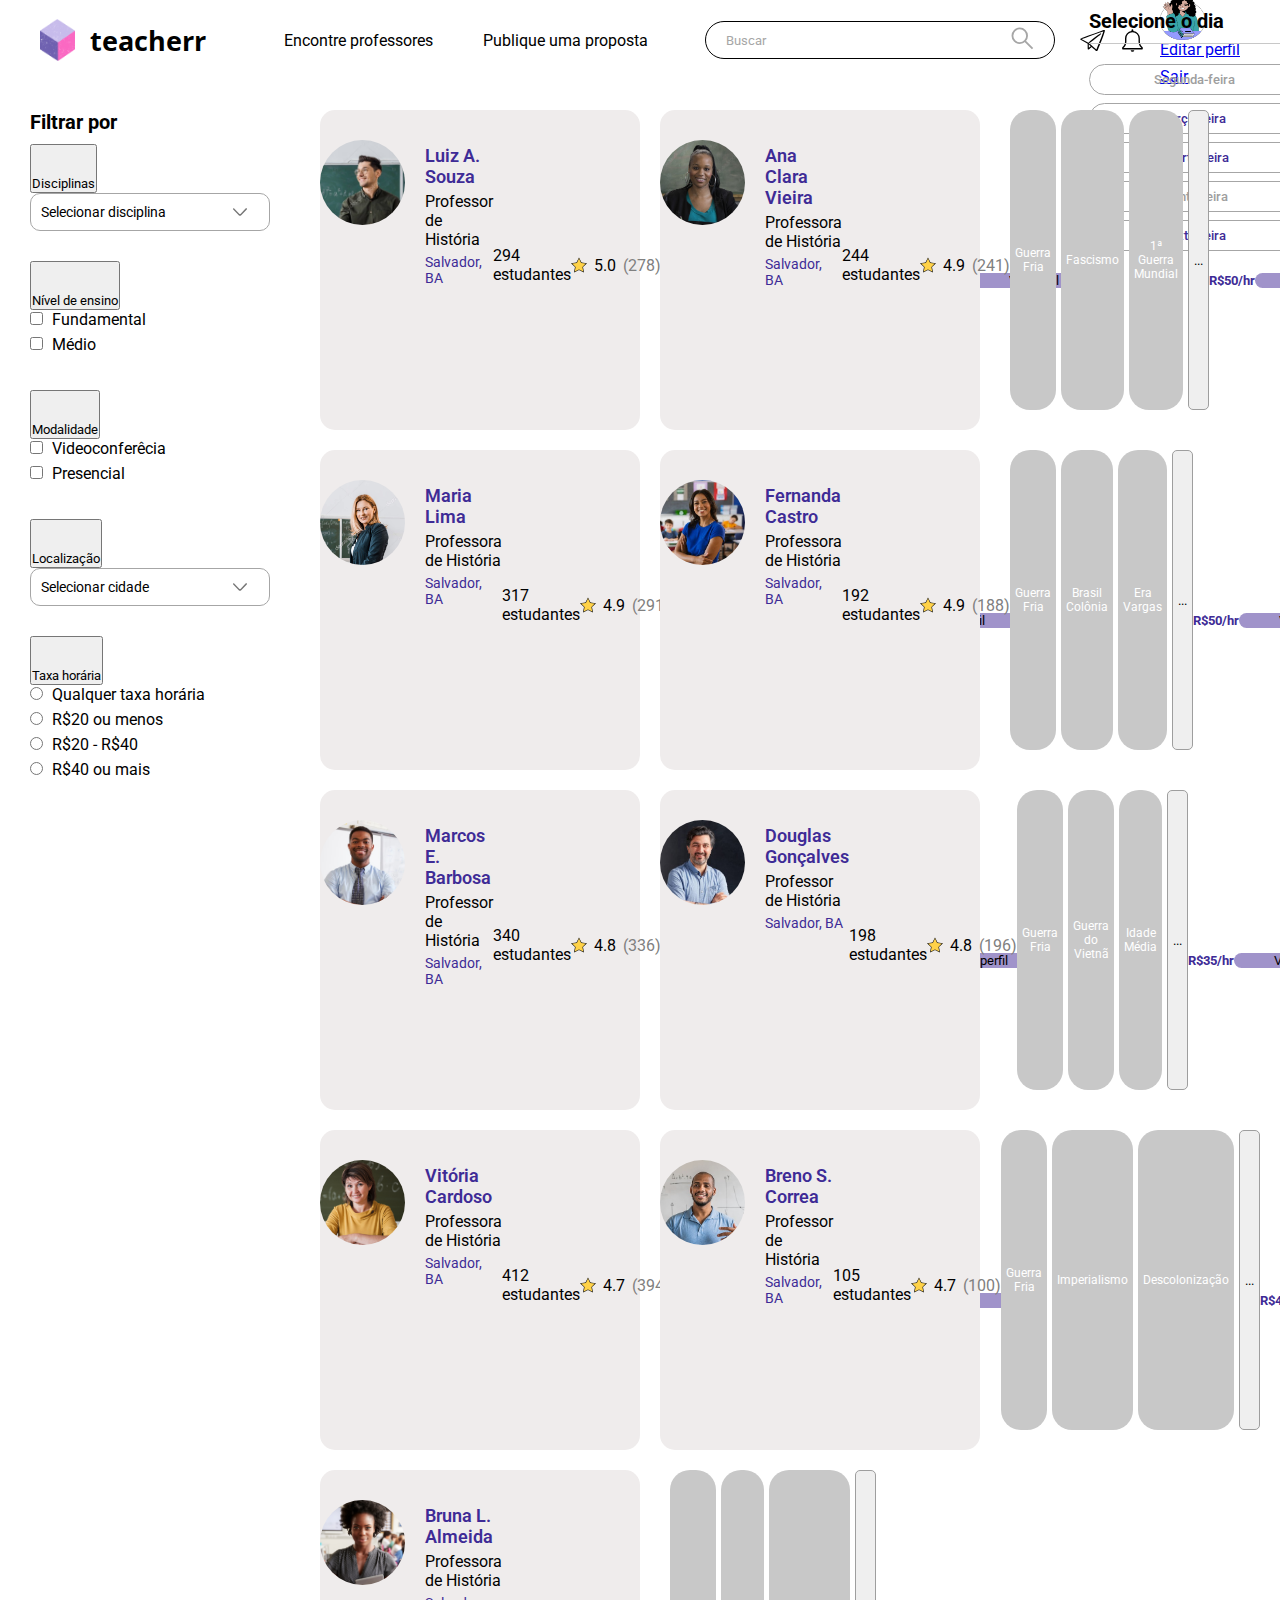
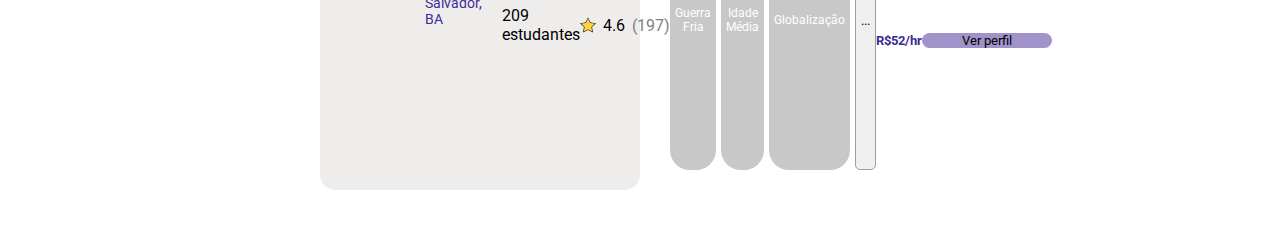
<file: busca.html>
<!DOCTYPE html>
    <html lang="pt-br">
    <head>
        <meta charset="UTF-8">
        <meta http-equiv="X-UA-Compatible" content="IE=edge">
        <meta name="viewport" content="width=device-width, initial-scale=1.0">
        <title>Teacherr - busca</title>
        <link rel="shortcut icon" href="./assets/images/logo.png" type="image/x-icon">
        <!-- CSS links -->
        <link href="https://cdn.jsdelivr.net/npm/bootstrap@5.0.2/dist/css/bootstrap.min.css" rel="stylesheet" integrity="sha384-EVSTQN3/azprG1Anm3QDgpJLIm9Nao0Yz1ztcQTwFspd3yD65VohhpuuCOmLASjC" crossorigin="anonymous">
        <link rel="stylesheet" href="./assets/css/busca.css">
    </head>
    <body>
      <!-- header (cabeçalho) da página -->
        <header>
            <div id="logo">
                <img src="./assets/images/logo.png" alt="Logo do site teacherr" id="logo-img">
                <h1 id="logo-name">teacherr</h1>
            </div>
            <div id="links-nav">
                <a href="#">Encontre professores</a>
                <a href="#">Publique uma proposta</a>
            </div>
            <div id="header-menu">
              <form action="busca.html">
                <input type="search" name="search" id="search" placeholder="Buscar">
                <button type="submit">
                    <img src="./assets/images/icon-lupa.svg" alt="">
                </button>
            </form>
                <button id="button-message"></button>
                <button id="button-notification"></button>
                <div class="dropdown">
                    <button class="btn btn-secondary dropdown-toggle" type="button" id="dropdownMenuButton1" data-bs-toggle="dropdown" aria-expanded="false">
                      <img src="./assets/images/icon-fem.png" alt="" id="button-img">
                    </button>
                    <ul class="dropdown-menu" aria-labelledby="dropdownMenuButton1">
                      <li><a class="dropdown-item" href="#">Editar perfil</a></li>
                      <li><a class="dropdown-item" href="landingpage.html">Sair</a></li>
                    </ul>
                </div>
            </div>
        </header>
        <section id="container">
          <!-- aside (seção lateral de filtros) -->
          <aside id="filtros">
            <h2 class="filtrar">Filtrar por</h2>
            <div class="accordion accordion-flush" id="accordionFlushExample">
              <div class="accordion-item">
                <h3 class="accordion-header" id="flush-headingOne">
                  <button class="accordion-button collapsed" type="button" data-bs-toggle="collapse" data-bs-target="#flush-collapseOne" aria-expanded="false" aria-controls="flush-collapseOne">
                        Disciplinas
                  </button>
                </h3>
                <div id="flush-collapseOne" class="accordion-collapse collapse" aria-labelledby="flush-headingOne">
                  <div class="accordion-body">
                    <select name="disciplinas" id="disciplinas">
                      <option disabled selected>Selecionar disciplina</option>
                      <option value="portugues">Português</option>
                      <option value="historia">História</option>
                      <option value="geografia">Geografia</option>
                      <option value="sociologia">Sociologia</option>
                      <option value="filosofia">Filosofia</option>
                      <option value="inglês">Inglês</option>
                      <option value="espanhol">Espanhol</option>
                      <option value="matematica">Matemática</option>
                      <option value="fisica">Física</option>
                      <option value="quimica">Química</option>
                      <option value="biologia">Biologia</option>
                    </select>
                  </div>
                </div>
              </div>
              <div class="accordion-item">
                <h3 class="accordion-header" id="flush-headingTwo">
                  <button class="accordion-button collapsed" type="button" data-bs-toggle="collapse" data-bs-target="#flush-collapseTwo" aria-expanded="false" aria-controls="flush-collapseTwo">
                    Nível de ensino
                  </button>
                </h3>
                <div id="flush-collapseTwo" class="accordion-collapse collapse" aria-labelledby="flush-headingTwo">
                  <div class="accordion-body" id="nivel-ensino">
                    <div class="nivel">
                      <input type="checkbox" name="fundamental" id="fundamental">
                      <label for="fundamental">Fundamental</label>
                    </div>
                    <div class="nivel">
                      <input type="checkbox" name="medio" id="medio">
                      <label for="medio">Médio</label>
                    </div>
                  </div>
                </div>
              </div>
              <div class="accordion-item">
                <h3 class="accordion-header" id="flush-headingThree">
                  <button class="accordion-button collapsed" type="button" data-bs-toggle="collapse" data-bs-target="#flush-collapseThree" aria-expanded="false" aria-controls="flush-collapseThree">
                    Modalidade
                  </button>
                </h3>
                <div id="flush-collapseThree" class="accordion-collapse collapse" aria-labelledby="flush-headingThree">
                  <div class="accordion-body" class="modalidades">
                    <div class="modalidade">
                      <input type="checkbox" name="videoconferencia" id="videoconferencia">
                      <label for="videoconferencia">Videoconferêcia</label>
                    </div>
                    <div class="modalidade">
                      <input type="checkbox" name="presencial" id="presencial">
                      <label for="presencial">Presencial</label>
                    </div>
                  </div>
                </div>
              </div>
              <div class="accordion-item">
                <h3 class="accordion-header" id="flush-headingFour">
                  <button class="accordion-button collapsed" type="button" data-bs-toggle="collapse" data-bs-target="#flush-collapseFour" aria-expanded="false" aria-controls="flush-collapseFour">
                    Localização
                  </button>
                </h3>
                <div id="flush-collapseFour" class="accordion-collapse collapse" aria-labelledby="flush-headingFour">
                  <div class="accordion-body">
                    <select name="cidades" id="cidades">
                      <option disabled selected>Selecionar cidade</option>
                      <option value="salvador">Salvador</option>
                      <option value="maceio">Maceió</option>
                      <option value="aracaju">Aracaju</option>
                      <option value="recife">Recife</option>
                      <option value="porto-alegre">Porto Alegre</option>
                      <option value="manaus">Manaus</option>
                      <option value="rio-de-janeiro">Rio de Janeiro</option>
                      <option value="sao-paulo">São Paulo</option>
                      <option value="belo-horizonte">Belo Horizonte</option>
                      <option value="goiania">Goiânia</option>
                    </select>
                  </div>
                </div>
              </div>
              <div class="accordion-item">
                <h3 class="accordion-header" id="flush-headingFive">
                  <button class="accordion-button collapsed" type="button" data-bs-toggle="collapse" data-bs-target="#flush-collapseFive" aria-expanded="false" aria-controls="flush-collapseFive">
                    Taxa horária
                  </button>
                </h3>
                <div id="flush-collapseFive" class="accordion-collapse collapse" aria-labelledby="flush-headingFive" data-bs-parent="#accordionFlushExample">
                  <div class="accordion-body">
                    <div class="taxa-valor">
                      <input type="radio" name="valor" id="valor">
                      <label>Qualquer taxa horária</label>
                    </div>
                    <div class="taxa-valor">
                      <input type="radio" name="valor" id="valor">
                      <label>R$20 ou menos</label>
                    </div>
                    <div class="taxa-valor">
                      <input type="radio" name="valor" id="valor">
                      <label>R$20 - R$40</label>
                    </div>
                    <div class="taxa-valor">
                      <input type="radio" name="valor" id="valor">
                      <label>R$40 ou mais</label>
                    </div>
                  </div>
                </div>
              </div>
            </div>
          </aside>
          <!-- seção resultados de busca com perfis de professores -->
          <main>
            <div class="card">
              <div class="prof-infos">
                <div class="prof-img">
                  <img src="./assets/images/professor-1.jpg" alt="Foto do professor">
                </div>
                <div class="prof-dados">
                  <h4 class="prof-nome">Luiz A. Souza</h4>
                  <p class="prof-formacao">Professor de História</p>
                  <p class="prof-localizacao">Salvador, BA</p>
                </div>
              </div>
              <div class="prof-avaliacao">
                <p class="num-estudantes">294 estudantes</p>
                <p class="avaliacao">
                  <img src="./assets/images/icon-estrela.svg" alt="Estrela dourada">
                    5.0 <span>(278)</span>
                </p>
              </div>
              <div class="prof-especializacao">
                <button class="topico">Guerra Fria</button>
                <button class="topico">Revolução Russa</button>
                <button class="topico">Imperialismo</button>
                <button class="mais-topicos">...</button>
              </div>
              <div class="mais-infos">
                <h5 class="taxa-horaria">R$47/hr</h5>
                <!-- início do offcanvas - abre uma barra lateral com o perfil completo do professor -->
                <button class="btn btn-primary" type="button" data-bs-toggle="offcanvas" data-bs-target="#offcanvasExample" aria-controls="offcanvasExample">
                  Ver perfil
                </button>
                <div class="offcanvas offcanvas-end" tabindex="-1" id="offcanvasExample" aria-labelledby="offcanvasExampleLabel">
                  <button type="button" class="btn-close text-reset" data-bs-dismiss="offcanvas" aria-label="Close"></button>
                  <div class="offcanvas-body">
                    <div id="header-infos">
                      <div class="header-offcanvas">
                        <div id="prof-perfil">
                          <div class="prof-img">
                            <img src="./assets/images/professor-1.jpg" alt="Foto do professor">
                          </div>
                          <div class="prof-dados">
                            <h1 class="offcanvas-title" id="prof-nome">Luiz A. Souza</h1>
                            <p class="prof-formacao">Professor de História</p>
                            <p class="prof-localizacao">Salvador, BA</p>
                          </div>
                        </div>
                        <div id="contratar-prof">
                          <h2 class="taxa-horaria">R$47/hr</h2>
                          <button id="contratar">Contratar</button>
                        </div>
                      </div>
                    </div>
                    <div id="colunas-offcanvas">
                      <div id="coluna-1">
                        <div class="modalidades">
                          <h3>Selecione a modalidade</h3>
                          <div class="modalidade">
                            <input type="checkbox" name="videoconferencia" id="videoconferencia">
                            <label for="videoconferencia">Videoconferêcia</label>
                          </div>
                          <div class="modalidade">
                            <input type="checkbox" name="presencial" id="presencial">
                            <label for="presencial">Presencial</label>
                          </div>
                        </div>
                        <div class="dias-disponiveis">
                          <h3>Selecione o dia</h3>
                          <ul>
                            <li>
                              <button class="indisponivel" id="segunda" disabled>Segunda-feira</button>
                            </li>
                            <li>
                              <button class="dia" id="terca">Terça-feira</button>
                            </li>
                            <li>
                              <button class="dia" id="quarta">Quarta-feira</button>
                            </li>
                            <li>
                              <button class="indisponivel" id="quinta" disabled>Quinta-feira</button>
                            </li>
                            <li>
                              <button class="dia" id="sexta">Sexta-feira</button>
                            </li>
                          </ul>
                        </div>
                        <div id="horarios-disponiveis">
                          <h3>Selecione o horário</h3>
                          <ul id="horarios-terca" class="hide">
                            <li>
                              <input type="checkbox" name="horario[]" id="manha-7-8" value="manha-7-8">
                              <label for="manha-7-8">7h - 8h</label>
                            </li>
                            <li>
                              <input type="checkbox" name="horario[]" id="manha-8meia-9meia">
                              <label for="manha-8meia-9meia">8h30 - 9h30</label>
                            </li>
                            <li>
                              <input type="checkbox" name="horario[]" id="manha-10-11" disabled>
                              <label for="manha-10-11">10h - 11h</label>
                            </li>
                            <li>
                              <input type="checkbox" name="horario[]" id="tarde-13-14">
                              <label for="manha-13-14">13h - 14h</label>
                            </li>
                            <li>
                              <input type="checkbox" name="horario[]" id="tarde-15-16">
                              <label for="manha-15-16">15h - 16h</label>
                            </li>
                          </ul>
                          <ul id="horarios-quarta" class="hide">
                            <li>
                              <input type="checkbox" name="horario[]" id="manha-6-7" value="manha-6-7">
                              <label for="manha-6-7">6h - 7h</label>
                            </li>
                            <li>
                              <input type="checkbox" name="horario[]" id="manha-7meia-8meia">
                              <label for="manha-7meia-8meia">7h30 - 8h30</label>
                            </li>
                            <li>
                              <input type="checkbox" name="horario[]" id="manha-9-10" disabled>
                              <label for="manha-9-10">9h - 10h</label>
                            </li>
                            <li>
                              <input type="checkbox" name="horario[]" id="tarde-13-14">
                              <label for="manha-13-14">13h - 14h</label>
                            </li>
                            <li>
                              <input type="checkbox" name="horario[]" id="tarde-15-16">
                              <label for="manha-15-16">15h - 16h</label>
                            </li>
                            <li>
                              <input type="checkbox" name="horario[]" id="noite-18-19" disabled>
                              <label for="manha-18-19">18h - 19h</label>
                            </li>
                          </ul>
                          <ul id="horarios-sexta" class="hide">
                            <li>
                              <input type="checkbox" name="horario[]" id="manha-7-8" value="manha-7-8">
                              <label for="manha-7-8">7h - 8h</label>
                            </li>
                            <li>
                              <input type="checkbox" name="horario[]" id="manha-10-11">
                              <label for="manha-10-11">10h - 11h</label>
                            </li>
                            <li>
                              <input type="checkbox" name="horario[]" id="tarde-13-14" disabled>
                              <label for="manha-13-14">13h - 14h</label>
                            </li>
                            <li>
                              <input type="checkbox" name="horario[]" id="tarde-15-16">
                              <label for="manha-15-16">15h - 16h</label>
                            </li>
                          </ul>
                        </div>
                      </div>
                      <div id="coluna-2">
                        <div class="biografia">
                          <h3>Biografia</h3>
                          <p>Lorem ipsum dolor sit amet consectetur adipisicing elit. Reprehenderit, fugit eveniet placeat et quidem molestiae voluptatum, inventore exercitationem perspiciatis soluta perferendis, dicta veniam cupiditate assumenda recusandae cumque tempore odio eius.</p>
                        </div>
                        <div id="comentarios">
                          <h3>Avaliações</h3>
                          <div class="prof-avaliacao">
                            <p class="num-estudantes">294 estudantes</p>
                            <p class="avaliacao">
                              <img src="./assets/images/icon-estrela.svg" alt="Estrela dourada">
                                5.0 <span>(278)</span>
                            </p>
                          </div>
                          <div class="comentario">
                            <div class="info-aluno">
                              <p class="nome-aluno">Ana Clara Barros</p>
                              <div class="estrelas-avaliacao">
                                <span>
                                  <img src="./assets/images/icon-estrela.svg" alt="">
                                </span>
                                <span>
                                  <img src="./assets/images/icon-estrela.svg" alt="">
                                </span>
                                <span>
                                  <img src="./assets/images/icon-estrela.svg" alt="">
                                </span>
                                <span>
                                  <img src="./assets/images/icon-estrela.svg" alt="">
                                </span>
                                <span>
                                  <img src="./assets/images/icon-estrela.svg" alt="">
                                </span>
                              </div>
                            </div>
                            <p class="comentario-texto">Lorem ipsum dolor, sit amet consectetur adipisicing elit. Doloribus, esse? Eaque, praesentium suscipit eum iste minima maxime modi perspiciatis porro dolorem error ipsam illo omnis deleniti ipsum dolor libero ratione?</p>
                          </div>
                          <div class="comentario">
                            <div class="info-aluno">
                              <p class="nome-aluno">Felipe Menezes</p>
                              <div class="estrelas-avaliacao">
                                <span>
                                  <img src="./assets/images/icon-estrela.svg" alt="">
                                </span>
                                <span>
                                  <img src="./assets/images/icon-estrela.svg" alt="">
                                </span>
                                <span>
                                  <img src="./assets/images/icon-estrela.svg" alt="">
                                </span>
                                <span>
                                  <img src="./assets/images/icon-estrela.svg" alt="">
                                </span>
                                <span>
                                  <img src="./assets/images/icon-estrela.svg" alt="">
                                </span>
                              </div>
                            </div>
                            <p class="comentario-texto">Lorem ipsum dolor, sit amet consectetur adipisicing elit. Doloribus, esse? Eaque, praesentium suscipit eum iste minima maxime modi perspiciatis porro dolorem error ipsam illo omnis deleniti ipsum dolor libero ratione?</p>
                          </div>
                          <div class="comentario">
                            <div class="info-aluno">
                              <p class="nome-aluno">Gabriela Fernandes</p>
                              <div class="estrelas-avaliacao">
                                <span>
                                  <img src="./assets/images/icon-estrela.svg" alt="">
                                </span>
                                <span>
                                  <img src="./assets/images/icon-estrela.svg" alt="">
                                </span>
                                <span>
                                  <img src="./assets/images/icon-estrela.svg" alt="">
                                </span>
                                <span>
                                  <img src="./assets/images/icon-estrela.svg" alt="">
                                </span>
                                <span>
                                  <img src="./assets/images/icon-estrela.svg" alt="">
                                </span>
                              </div>
                            </div>
                            <p class="comentario-texto">Lorem ipsum dolor, sit amet consectetur adipisicing elit. Doloribus, esse? Eaque, praesentium suscipit eum iste minima maxime modi perspiciatis porro dolorem error ipsam illo omnis deleniti ipsum dolor libero ratione?</p>
                          </div>
                        </div>
                      </div>
                    </div>
                  </div>
                    </div>
                <!-- fim do offcanvas -->
              </div>
            </div>
            <div class="card">
              <div class="prof-infos">
                <div class="prof-img">
                  <img src="./assets/images/professor-2.jpg" alt="Foto do professor">
                </div>
                <div class="prof-dados">
                  <h4 class="prof-nome">Ana Clara Vieira</h4>
                  <p class="prof-formacao">Professora de História</p>
                  <p class="prof-localizacao">Salvador, BA</p>
                </div>
              </div>
              <div class="prof-avaliacao">
                <p class="num-estudantes">244 estudantes</p>
                <p class="avaliacao">
                  <img src="./assets/images/icon-estrela.svg" alt="Estrela dourada">
                    4.9 <span>(241)</span>
                </p>
              </div>
              <div class="prof-especializacao">
                <button class="topico">Guerra Fria</button>
                <button class="topico">Fascismo</button>
                <button class="topico">1ª Guerra Mundial</button>
                <button class="mais-topicos">...</button>
              </div>
              <div class="mais-infos">
                <h5 class="taxa-horaria">R$50/hr</h5>
                <button class="btn btn-primary" type="button">
                  Ver perfil
                </button>
              </div>
            </div>
            <div class="card">
              <div class="prof-infos">
                <div class="prof-img">
                  <img src="./assets/images/professor-3.jpg" alt="Foto do professor">
                </div>
                <div class="prof-dados">
                  <h4 class="prof-nome">Maria Lima</h4>
                  <p class="prof-formacao">Professora de História</p>
                  <p class="prof-localizacao">Salvador, BA</p>
                </div>
              </div>
              <div class="prof-avaliacao">
                <p class="num-estudantes">317 estudantes</p>
                <p class="avaliacao">
                  <img src="./assets/images/icon-estrela.svg" alt="Estrela dourada">
                    4.9 <span>(291)</span>
                </p>
              </div>
              <div class="prof-especializacao">
                <button class="topico">Guerra Fria</button>
                <button class="topico">União Soviética</button>
                <button class="topico">Crise de 1929</button>
                <button class="mais-topicos">...</button>
              </div>
              <div class="mais-infos">
                <h5 class="taxa-horaria">R$55/hr</h5>
                <button class="btn btn-primary" type="button">
                  Ver perfil
                </button>
              </div>
            </div>
            <div class="card">
              <div class="prof-infos">
                <div class="prof-img">
                  <img src="./assets/images/professor-4.jpg" alt="Foto do professor">
                </div>
                <div class="prof-dados">
                  <h4 class="prof-nome">Fernanda Castro</h4>
                  <p class="prof-formacao">Professora de História</p>
                  <p class="prof-localizacao">Salvador, BA</p>
                </div>
              </div>
              <div class="prof-avaliacao">
                <p class="num-estudantes">192 estudantes</p>
                <p class="avaliacao">
                  <img src="./assets/images/icon-estrela.svg" alt="Estrela dourada">
                    4.9 <span>(188)</span>
                </p>
              </div>
              <div class="prof-especializacao">
                <button class="topico">Guerra Fria</button>
                <button class="topico">Brasil Colônia</button>
                <button class="topico">Era Vargas</button>
                <button class="mais-topicos">...</button>
              </div>
              <div class="mais-infos">
                <h5 class="taxa-horaria">R$50/hr</h5>
                <button class="btn btn-primary" type="button">
                  Ver perfil
                </button>
              </div>
            </div>
            <div class="card">
              <div class="prof-infos">
                <div class="prof-img">
                  <img src="./assets/images/professor-7.jpg" alt="Foto do professor">
                </div>
                <div class="prof-dados">
                  <h4 class="prof-nome">Marcos E. Barbosa</h4>
                  <p class="prof-formacao">Professor de História</p>
                  <p class="prof-localizacao">Salvador, BA</p>
                </div>
              </div>
              <div class="prof-avaliacao">
                <p class="num-estudantes">340 estudantes</p>
                <p class="avaliacao">
                  <img src="./assets/images/icon-estrela.svg" alt="Estrela dourada">
                    4.8 <span>(336)</span>
                </p>
              </div>
              <div class="prof-especializacao">
                <button class="topico">Guerra Fria</button>
                <button class="topico">Imperialismo</button>
                <button class="topico">Oriente Médio</button>
                <button class="mais-topicos">...</button>
              </div>
              <div class="mais-infos">
                <h5 class="taxa-horaria">R$40/hr</h5>
                <button class="btn btn-primary" type="button">
                  Ver perfil
                </button>
              </div>
            </div>
            <div class="card">
              <div class="prof-infos">
                <div class="prof-img">
                  <img src="./assets/images/professor-8.jpg" alt="Foto do professor">
                </div>
                <div class="prof-dados">
                  <h4 class="prof-nome">Douglas Gonçalves</h4>
                  <p class="prof-formacao">Professor de História</p>
                  <p class="prof-localizacao">Salvador, BA</p>
                </div>
              </div>
              <div class="prof-avaliacao">
                <p class="num-estudantes">198 estudantes</p>
                <p class="avaliacao">
                  <img src="./assets/images/icon-estrela.svg" alt="Estrela dourada">
                    4.8 <span>(196)</span>
                </p>
              </div>
              <div class="prof-especializacao">
                <button class="topico">Guerra Fria</button>
                <button class="topico">Guerra do Vietnã</button>
                <button class="topico">Idade Média</button>
                <button class="mais-topicos">...</button>
              </div>
              <div class="mais-infos">
                <h5 class="taxa-horaria">R$35/hr</h5>
                <button class="btn btn-primary" type="button">
                  Ver perfil
                </button>
              </div>
            </div>
            <div class="card">
              <div class="prof-infos">
                <div class="prof-img">
                  <img src="./assets/images/professor-5.jpg" alt="Foto do professor">
                </div>
                <div class="prof-dados">
                  <h4 class="prof-nome">Vitória Cardoso</h4>
                  <p class="prof-formacao">Professora de História</p>
                  <p class="prof-localizacao">Salvador, BA</p>
                </div>
              </div>
              <div class="prof-avaliacao">
                <p class="num-estudantes">412 estudantes</p>
                <p class="avaliacao">
                  <img src="./assets/images/icon-estrela.svg" alt="Estrela dourada">
                    4.7 <span>(394)</span>
                </p>
              </div>
              <div class="prof-especializacao">
                <button class="topico">Guerra Fria</button>
                <button class="topico">Guerra da Coreia</button>
                <button class="topico">Roma Antiga</button>
                <button class="mais-topicos">...</button>
              </div>
              <div class="mais-infos">
                <h5 class="taxa-horaria">R$60/hr</h5>
                <button class="btn btn-primary" type="button">
                  Ver perfil
                </button>
              </div>
            </div>
            <div class="card">
              <div class="prof-infos">
                <div class="prof-img">
                  <img src="./assets/images/professor-9.jpg" alt="Foto do professor">
                </div>
                <div class="prof-dados">
                  <h4 class="prof-nome">Breno S. Correa</h4>
                  <p class="prof-formacao">Professor de História</p>
                  <p class="prof-localizacao">Salvador, BA</p>
                </div>
              </div>
              <div class="prof-avaliacao">
                <p class="num-estudantes">105 estudantes</p>
                <p class="avaliacao">
                  <img src="./assets/images/icon-estrela.svg" alt="Estrela dourada">
                    4.7 <span>(100)</span>
                </p>
              </div>
              <div class="prof-especializacao">
                <button class="topico">Guerra Fria</button>
                <button class="topico">Imperialismo</button>
                <button class="topico">Descolonização</button>
                <button class="mais-topicos">...</button>
              </div>
              <div class="mais-infos">
                <h5 class="taxa-horaria">R$40/hr</h5>
                <button class="btn btn-primary" type="button">
                  Ver perfil
                </button>
              </div>
            </div>
            <div class="card">
              <div class="prof-infos">
                <div class="prof-img">
                  <img src="./assets/images/professor-6.jpg" alt="Foto do professor">
                </div>
                <div class="prof-dados">
                  <h4 class="prof-nome">Bruna L. Almeida</h4>
                  <p class="prof-formacao">Professora de História</p>
                  <p class="prof-localizacao">Salvador, BA</p>
                </div>
              </div>
              <div class="prof-avaliacao">
                <p class="num-estudantes">209 estudantes</p>
                <p class="avaliacao">
                  <img src="./assets/images/icon-estrela.svg" alt="Estrela dourada">
                    4.6 <span>(197)</span>
                </p>
              </div>
              <div class="prof-especializacao">
                <button class="topico">Guerra Fria</button>
                <button class="topico">Idade Média</button>
                <button class="topico">Globalização</button>
                <button class="mais-topicos">...</button>
              </div>
              <div class="mais-infos">
                <h5 class="taxa-horaria">R$52/hr</h5>
                <button class="btn btn-primary" type="button">
                  Ver perfil
                </button>
              </div>
            </div>
          </main>
        </section>

        <!-- Script do Bootstrap -->
        <script src="https://cdn.jsdelivr.net/npm/bootstrap@5.0.2/dist/js/bootstrap.bundle.min.js" integrity="sha384-MrcW6ZMFYlzcLA8Nl+NtUVF0sA7MsXsP1UyJoMp4YLEuNSfAP+JcXn/tWtIaxVXM" crossorigin="anonymous"></script>
        <!-- Script para mostrar e esconder horários disponíveis -->
        <script src="./busca.js"></script>
    </body>
</html>
</file>
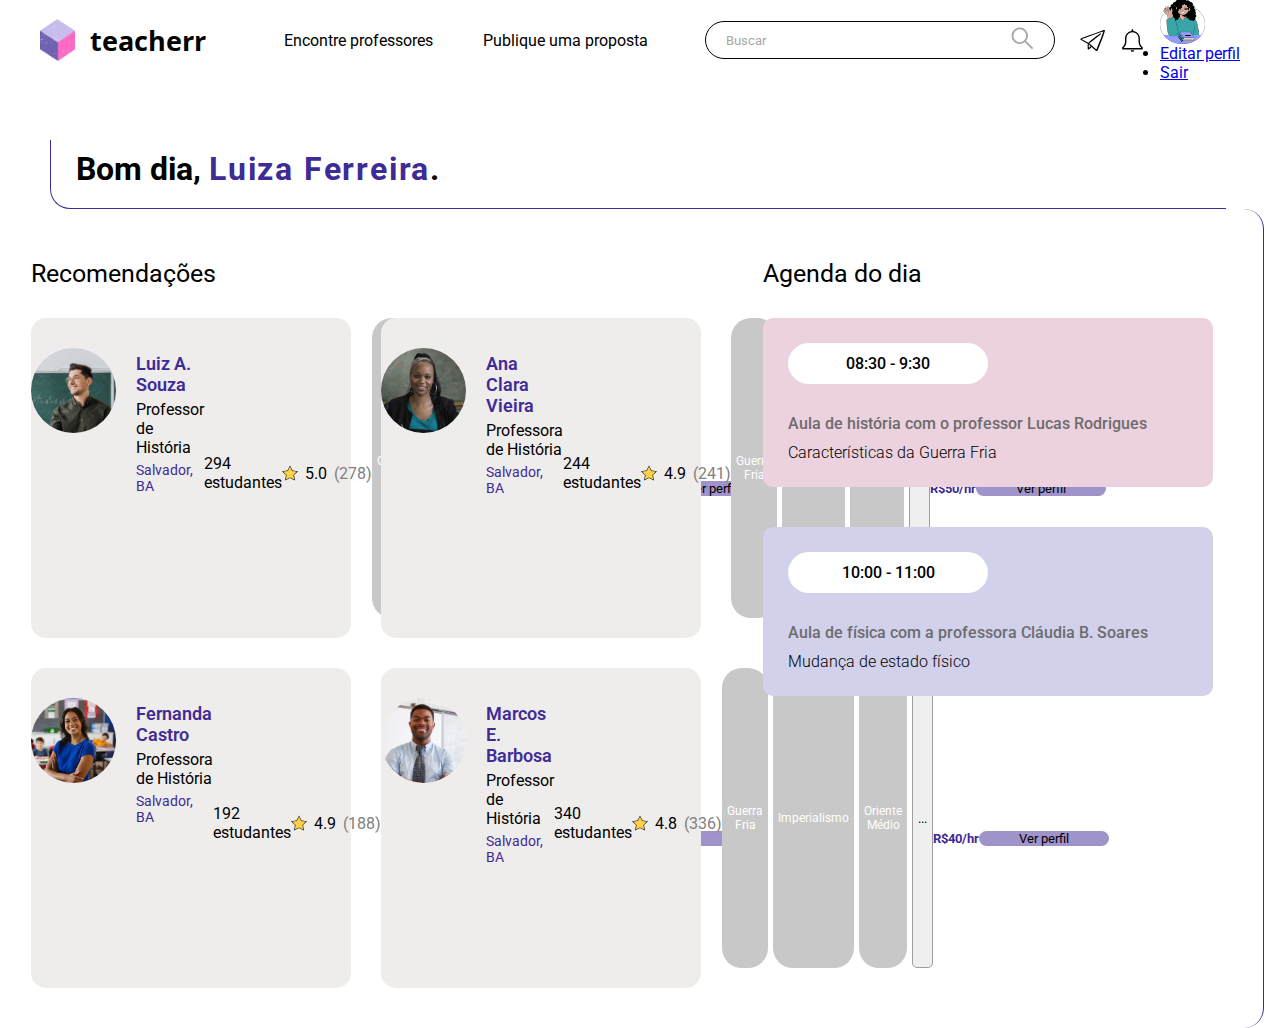
<file: home-aluno.html>
<!DOCTYPE html>
<html lang="pt-br">
    <head>
        <meta charset="UTF-8">
        <meta http-equiv="X-UA-Compatible" content="IE=edge">
        <meta name="viewport" content="width=device-width, initial-scale=1.0">
        <title>Teacherr - Home</title>
        <!-- CSS links -->
        <link href="https://cdn.jsdelivr.net/npm/bootstrap@5.0.2/dist/css/bootstrap.min.css" rel="stylesheet" integrity="sha384-EVSTQN3/azprG1Anm3QDgpJLIm9Nao0Yz1ztcQTwFspd3yD65VohhpuuCOmLASjC" crossorigin="anonymous">
        <link rel="stylesheet" href="./assets/css/home-aluno.css">
    </head>
    <body>
        <!-- header (cabeçalho) da página -->
        <header>
            <div id="logo">
                <img src="./assets/images/logo.png" alt="Logo do site teacherr" id="logo-img">
                <h1 id="logo-name">teacherr</h1>
            </div>
            <div id="links-nav">
                <a href="#">Encontre professores</a>
                <a href="#">Publique uma proposta</a>
            </div>
            <div id="header-menu">
                <form action="busca.html">
                    <input type="search" name="search" id="search" placeholder="Buscar">
                    <button type="submit">
                        <img src="./assets/images/icon-lupa.svg" alt="">
                    </button>
                </form>
                <button id="button-message"></button>
                <button id="button-notification"></button>
                <div class="dropdown">
                    <button class="btn btn-secondary dropdown-toggle" type="button" id="dropdownMenuButton1" data-bs-toggle="dropdown" aria-expanded="false">
                      <img src="./assets/images/icon-fem.png" alt="" id="button-img">
                    </button>
                    <ul class="dropdown-menu" aria-labelledby="dropdownMenuButton1">
                      <li><a class="dropdown-item" href="#">Editar perfil</a></li>
                      <li><a class="dropdown-item" href="landingpage.html">Sair</a></li>
                    </ul>
                </div>
            </div>
        </header>
        <!-- main - conteúdo principal da página -->
        <main>
            <!-- mensagem de boas-vindas ao usuário -->
            <div id="mensagem-cumprimento">
                <h2 id="cumprimento-usuário">Bom dia, <span>Luiza Ferreira</span>.</h2>
            </div>
            <div id="container">
                <!-- seção de recomendações -->
                <section id="recomendacoes">
                    <h3>Recomendações</h3>
                    <div id="cards-profs">
                        <div class="card">
                            <div class="prof-infos">
                              <div class="prof-img">
                                <img src="./assets/images/professor-1.jpg" alt="Foto do professor">
                              </div>
                              <div class="prof-dados">
                                <h4 class="prof-nome">Luiz A. Souza</h4>
                                <p class="prof-formacao">Professor de História</p>
                                <p class="prof-localizacao">Salvador, BA</p>
                              </div>
                            </div>
                            <div class="prof-avaliacao">
                              <p class="num-estudantes">294 estudantes</p>
                              <p class="avaliacao">
                                <img src="./assets/images/icon-estrela.svg" alt="Estrela dourada">
                                  5.0 <span>(278)</span>
                              </p>
                            </div>
                            <div class="prof-especializacao">
                              <button class="topico">Guerra Fria</button>
                              <button class="topico">Revolução Russa</button>
                              <button class="topico">Imperialismo</button>
                              <button class="mais-topicos">...</button>
                            </div>
                            <div class="mais-infos">
                              <h5 class="taxa-horaria">R$47/hr</h5>
                              <button class="btn btn-primary" type="button">Ver perfil</button>
                            </div>
                        </div>
                        <div class="card">
                            <div class="prof-infos">
                                <div class="prof-img">
                                    <img src="./assets/images/professor-2.jpg" alt="Foto do professor">
                                </div>
                                <div class="prof-dados">
                                    <h4 class="prof-nome">Ana Clara Vieira</h4>
                                    <p class="prof-formacao">Professora de História</p>
                                    <p class="prof-localizacao">Salvador, BA</p>
                                </div>
                            </div>
                            <div class="prof-avaliacao">
                                <p class="num-estudantes">244 estudantes</p>
                                <p class="avaliacao">
                                    <img src="./assets/images/icon-estrela.svg" alt="Estrela dourada">
                                    4.9 <span>(241)</span>
                                </p>
                            </div>
                            <div class="prof-especializacao">
                                <button class="topico">Guerra Fria</button>
                                <button class="topico">Fascismo</button>
                                <button class="topico">1ª Guerra Mundial</button>
                                <button class="mais-topicos">...</button>
                            </div>
                            <div class="mais-infos">
                                <h5 class="taxa-horaria">R$50/hr</h5>
                                <button class="btn btn-primary" type="button">Ver perfil</button>
                            </div>
                        </div>
                        <div class="card">
                            <div class="prof-infos">
                                <div class="prof-img">
                                    <img src="./assets/images/professor-4.jpg" alt="Foto do professor">
                                </div>
                                <div class="prof-dados">
                                    <h4 class="prof-nome">Fernanda Castro</h4>
                                    <p class="prof-formacao">Professora de História</p>
                                    <p class="prof-localizacao">Salvador, BA</p>
                                </div>
                            </div>
                            <div class="prof-avaliacao">
                                <p class="num-estudantes">192 estudantes</p>
                                <p class="avaliacao">
                                    <img src="./assets/images/icon-estrela.svg" alt="Estrela dourada">
                                    4.9 <span>(188)</span>
                                </p>
                            </div>
                            <div class="prof-especializacao">
                                <button class="topico">Guerra Fria</button>
                                <button class="topico">Brasil Colônia</button>
                                <button class="topico">Era Vargas</button>
                                <button class="mais-topicos">...</button>
                            </div>
                            <div class="mais-infos">
                                <h5 class="taxa-horaria">R$50/hr</h5>
                                <button class="btn btn-primary" type="button">Ver perfil</button>
                            </div>
                        </div>
                        <div class="card">
                            <div class="prof-infos">
                                <div class="prof-img">
                                    <img src="./assets/images/professor-7.jpg" alt="Foto do professor">
                                </div>
                                <div class="prof-dados">
                                    <h4 class="prof-nome">Marcos E. Barbosa</h4>
                                    <p class="prof-formacao">Professor de História</p>
                                    <p class="prof-localizacao">Salvador, BA</p>
                                </div>
                            </div>
                            <div class="prof-avaliacao">
                                <p class="num-estudantes">340 estudantes</p>
                                <p class="avaliacao">
                                    <img src="./assets/images/icon-estrela.svg" alt="Estrela dourada">
                                    4.8 <span>(336)</span>
                                </p>
                            </div>
                            <div class="prof-especializacao">
                                <button class="topico">Guerra Fria</button>
                                <button class="topico">Imperialismo</button>
                                <button class="topico">Oriente Médio</button>
                                <button class="mais-topicos">...</button>
                            </div>
                            <div class="mais-infos">
                                <h5 class="taxa-horaria">R$40/hr</h5>
                                <button class="btn btn-primary" type="button">Ver perfil</button>
                            </div>
                        </div>
                    </div>
                </section>
                <!-- seção agenda do dia -->
                <section id="agenda">
                    <h3>Agenda do dia</h3>
                    <div id="agenda-diaria">
                        <div class="card-horario1">
                            <p class="hora">08:30 - 9:30</p>
                            <div class="conteudo">
                                <p class="disciplina">Aula de história com o professor Lucas Rodrigues</p>
                                <h4 class="conteudo-aula">Características da Guerra Fria</h4>
                            </div>
                        </div>
                        <div class="card-horario2">
                            <p class="hora">10:00 - 11:00</p>
                            <div class="conteudo">
                                <p class="disciplina">Aula de física com a professora Cláudia B. Soares</p>
                                <h4 class="conteudo-aula">Mudança de estado físico</h4>
                            </div>
                        </div>
                    </div>
                </section>
            </div>
        </main>

        <!-- Script do Bootstrap -->
        <script src="https://cdn.jsdelivr.net/npm/bootstrap@5.0.2/dist/js/bootstrap.bundle.min.js" integrity="sha384-MrcW6ZMFYlzcLA8Nl+NtUVF0sA7MsXsP1UyJoMp4YLEuNSfAP+JcXn/tWtIaxVXM" crossorigin="anonymous"></script>
    </body>
</html>
</file>
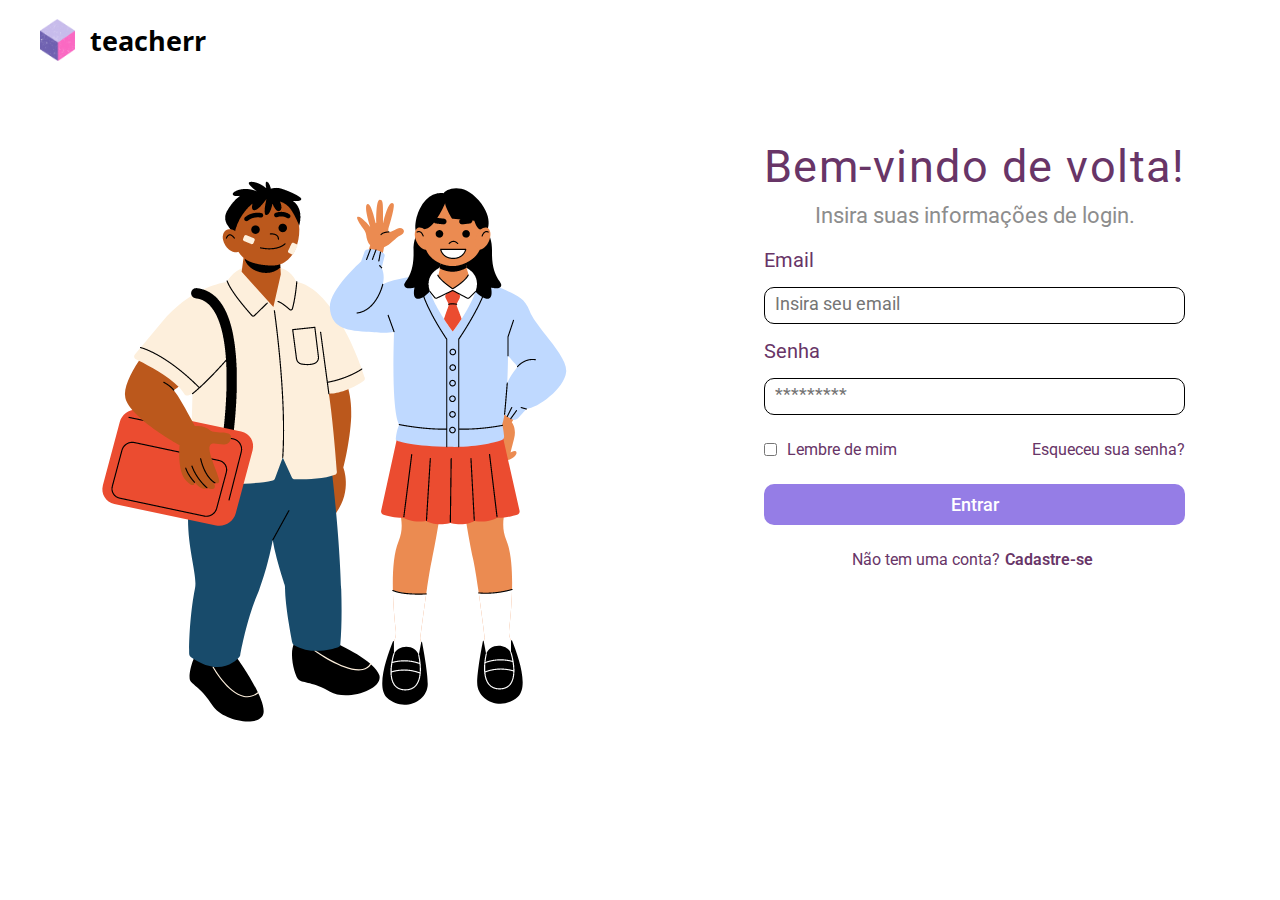
<file: login.html>
<!DOCTYPE html>
<html lang="pt-br">
    <head>
        <meta charset="UTF-8">
        <meta http-equiv="X-UA-Compatible" content="IE=edge">
        <meta name="viewport" content="width=device-width, initial-scale=1.0">
        <title>Teacherr - Login</title>
        <!-- Links para o CSS e Bootstrap -->
        <link href="https://cdn.jsdelivr.net/npm/bootstrap@5.0.2/dist/css/bootstrap.min.css" rel="stylesheet" integrity="sha384-EVSTQN3/azprG1Anm3QDgpJLIm9Nao0Yz1ztcQTwFspd3yD65VohhpuuCOmLASjC" crossorigin="anonymous">
        <link rel="stylesheet" href="./assets/css/login.css">
    </head>
    <body>
        <!-- header (cabeçalho) da página -->
        <header>
            <img src="./assets/images/logo.png" id="logo">
            <h1 id="logo-name">teacherr</h1>
        </header>
        <div id="login">
            <!-- Imagem da página de login -->
            <div class="boas-vindas-img">
                <img src="./assets/images/login-img.png" width="100%">
            </div>
            <!-- Formulário de login -->
            <div id="formulario">
                <div class="boas-vindas">
                    <h2>Bem-vindo de volta!</h2>
                    <p>Insira suas informações de login.</p> 
                </div>
                <form action="home-aluno.html">
                    <label for="email">Email</label>
                    <input type="email" id="email" placeholder="Insira seu email">
                    <label for="senha">Senha</label>
                    <input type="password" id="senha" placeholder="*********">
                    <div id="lembrar-usuario">
                        <div id="lembrar-checkbox">
                            <input type="checkbox" id="checkbox">
                            <p>Lembre de mim</p>
                        </div>
                        <a href="#">Esqueceu sua senha?</a>
                    </div>
                    <button type="submit">Entrar</button>
                    <div id="sem-conta">
                        <p>Não tem uma conta?</p>  
                        <a href="registro.html">Cadastre-se<a>           
                    </div>
                </form>
            </div>
        </div>

        <!-- Option 1: Bootstrap Bundle with Popper -->
        <script src="https://cdn.jsdelivr.net/npm/bootstrap@5.0.2/dist/js/bootstrap.bundle.min.js" integrity="sha384-MrcW6ZMFYlzcLA8Nl+NtUVF0sA7MsXsP1UyJoMp4YLEuNSfAP+JcXn/tWtIaxVXM" crossorigin="anonymous"></script>

        <!-- Option 2: Separate Popper and Bootstrap JS -->
        <!--
        <script src="https://cdn.jsdelivr.net/npm/@popperjs/core@2.9.2/dist/umd/popper.min.js" integrity="sha384-IQsoLXl5PILFhosVNubq5LC7Qb9DXgDA9i+tQ8Zj3iwWAwPtgFTxbJ8NT4GN1R8p" crossorigin="anonymous"></script>
        <script src="https://cdn.jsdelivr.net/npm/bootstrap@5.0.2/dist/js/bootstrap.min.js" integrity="sha384-cVKIPhGWiC2Al4u+LWgxfKTRIcfu0JTxR+EQDz/bgldoEyl4H0zUF0QKbrJ0EcQF" crossorigin="anonymous"></script>
        -->
    </body>
</html>
</file>
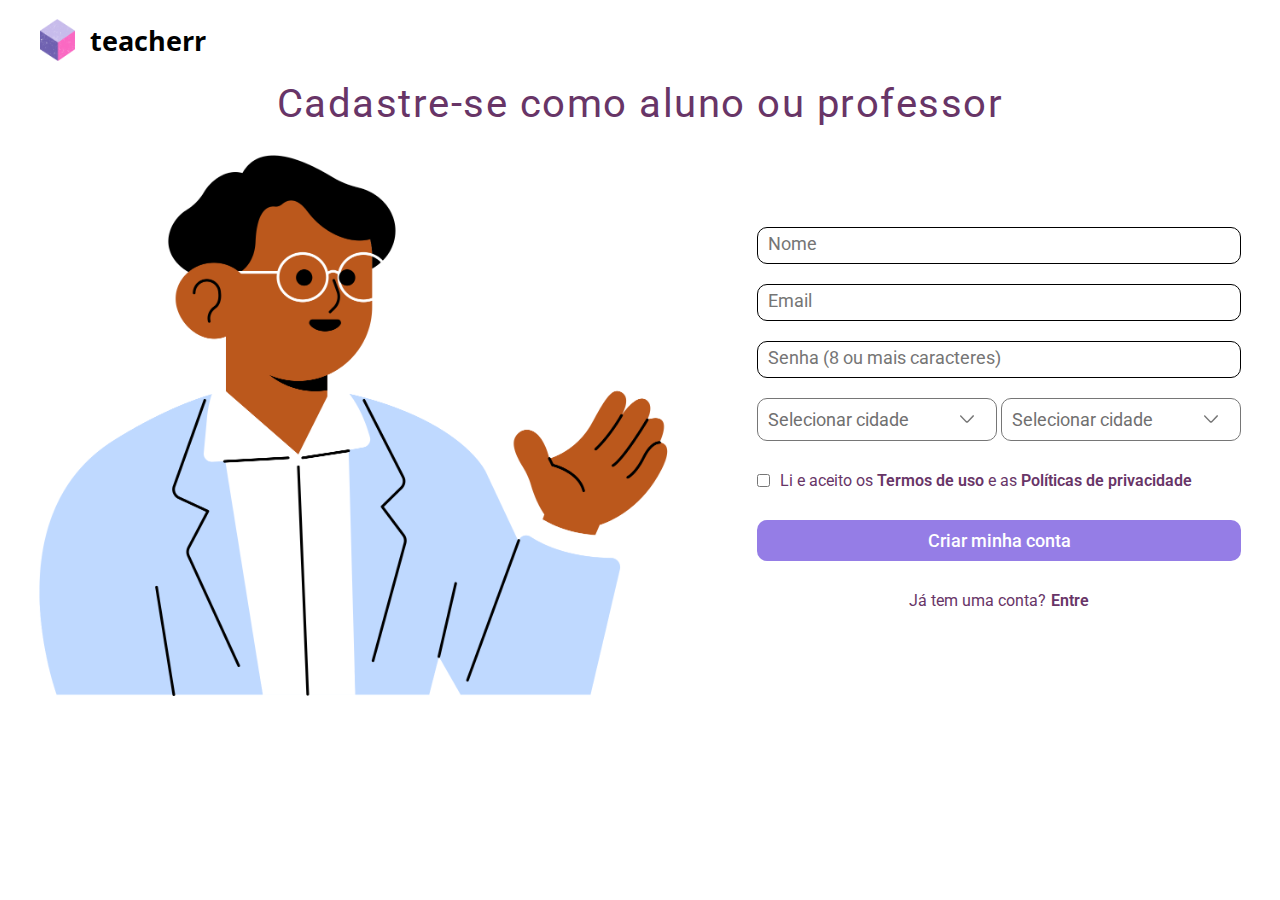
<file: registro.html>
<!DOCTYPE html>
<html lang="pt-br">
    <head>
        <meta charset="UTF-8">
        <meta http-equiv="X-UA-Compatible" content="IE=edge">
        <meta name="viewport" content="width=device-width, initial-scale=1.0">
        <title>Teacherr - Cadastre-se</title>
        <!-- Links para o CSS e o Bootstrap -->
        <link href="https://cdn.jsdelivr.net/npm/bootstrap@5.0.2/dist/css/bootstrap.min.css" rel="stylesheet" integrity="sha384-EVSTQN3/azprG1Anm3QDgpJLIm9Nao0Yz1ztcQTwFspd3yD65VohhpuuCOmLASjC" crossorigin="anonymous">
        <link rel="stylesheet" href="./assets/css/registro.css">
    </head>
    <body>
        <!-- header (cabeçalho) da página -->
        <header>
            <img src="./assets/images/logo.png" id="logo">
            <h1 id="logo-name">teacherr</h1>
        </header>
        <div class="cadastro">
            <h2>Cadastre-se como aluno ou professor</h2>
            <!-- Imagem da página de cadastro -->
            <div id="cadastro-container">
                <div class="boas-vindas-img">
                    <img src="./assets/images/cadastro-img.png">
                </div>
                <!-- Formulário de cadastro -->
                <div id="formulario">
                    <form>
                        <input type="text" id="name" placeholder="Nome">
                        <input type="email" id="email" placeholder="Email">
                        <input type="password" id="senha" placeholder="Senha (8 ou mais caracteres)">
                        <div id="localizacao">
                            <select name="cidades" id="cidades">
                                <option disabled selected>Selecionar cidade</option>
                                <option value="salvador">Salvador</option>
                                <option value="maceio">Maceió</option>
                                <option value="aracaju">Aracaju</option>
                                <option value="recife">Recife</option>
                                <option value="porto-alegre">Porto Alegre</option>
                                <option value="manaus">Manaus</option>
                                <option value="rio-de-janeiro">Rio de Janeiro</option>
                                <option value="sao-paulo">São Paulo</option>
                                <option value="belo-horizonte">Belo Horizonte</option>
                                <option value="goiania">Goiânia</option>
                              </select>
                              <select name="cidades" id="cidades">
                                <option disabled selected>Selecionar cidade</option>
                                <option value="bahia">Bahia</option>
                                <option value="alagoas">Alagoas</option>
                                <option value="sergipe">Sergipe</option>
                                <option value="pernambuco">Pernambuco</option>
                                <option value="rio-grande-do-sul">Rio Grande do Sul</option>
                                <option value="amazonas">Amazonas</option>
                                <option value="rio-de-janeiro">Rio de Janeiro</option>
                                <option value="sao-paulo">São Paulo</option>
                                <option value="minas-gerais">Minas Gerais</option>
                                <option value="goias">Goiás</option>
                              </select>
                        </div>
                        <div id="aceitar-termos">
                            <input type="checkbox" id="checkbox">
                            <p>Li e aceito os <a href="#" target="_blank">Termos de uso</a> e as <a href="#" target="_blank">Políticas de privacidade</a></p>
                        </div>
                        <button type="submit">Criar minha conta</button>
                        <p id="login">Já tem uma conta?<a href="login.html">Entre</a></p>           
                    </form>
                </div>
            </div>
        </div>

        <!-- Option 1: Bootstrap Bundle with Popper -->
        <script src="https://cdn.jsdelivr.net/npm/bootstrap@5.0.2/dist/js/bootstrap.bundle.min.js" integrity="sha384-MrcW6ZMFYlzcLA8Nl+NtUVF0sA7MsXsP1UyJoMp4YLEuNSfAP+JcXn/tWtIaxVXM" crossorigin="anonymous"></script>

        <!-- Option 2: Separate Popper and Bootstrap JS -->
        <!--
        <script src="https://cdn.jsdelivr.net/npm/@popperjs/core@2.9.2/dist/umd/popper.min.js" integrity="sha384-IQsoLXl5PILFhosVNubq5LC7Qb9DXgDA9i+tQ8Zj3iwWAwPtgFTxbJ8NT4GN1R8p" crossorigin="anonymous"></script>
        <script src="https://cdn.jsdelivr.net/npm/bootstrap@5.0.2/dist/js/bootstrap.min.js" integrity="sha384-cVKIPhGWiC2Al4u+LWgxfKTRIcfu0JTxR+EQDz/bgldoEyl4H0zUF0QKbrJ0EcQF" crossorigin="anonymous"></script>
        -->
    </body>
</html>
</file>
<file: assets/css/busca.css>
/* fontes */
@import url('https://fonts.googleapis.com/css2?family=Open+Sans:wght@300;400;500;600;700&display=swap');
@import url('https://fonts.googleapis.com/css2?family=Roboto:wght@100;300;400;500;700&display=swap');


/* Estilização geral */
* {
    padding: 0;
    margin: 0;
    box-sizing: border-box;
    font-family: 'Roboto';
}

body {
    height: 100vh;
}

/* Estilização da header */

header {
    display: flex;
    align-items: center;
    justify-content: space-between;
    width: 100%;
    height: 70px;
    padding: 40px;
}

#logo {
    display: flex;
    align-items: center;
    gap: 15px;
    
}

#logo-img {
    width: 35px;
}

#logo-name {
    font-family: 'Open Sans';
    font-size: 27px;
    font-weight: 700;
    line-height: normal;
    margin-bottom: 0;
}

#links-nav {
    display: flex;
    align-items: center;
    gap: 50px;
    margin-left: 60px;
}

#links-nav a {
    color: #000000;
    text-decoration: none;
}

#header-menu {
    display: flex;
    align-items: center;
    gap: 15px;
    margin-left: 40px;
}

form {
    display: flex;
    justify-content: space-between;
    width: 350px;
    padding: 5px 20px 5px 20px;
    margin-right: 10px;
    border: 1px solid #000000;
    border-radius: 30px;
}

#search {
    width: 100%;
    border: none;
    outline: none;
}

[type="search"]::-webkit-search-cancel-button, [type="search"]::-webkit-search-decoration {
  /* estilização para remover icon "clear" da barra de pesquisa */
    -webkit-appearance: none;
    appearance: none;
}

form button {
    width: 25px;
    border: none;
    background-color: #ffffff;
}

input[type="search"]::placeholder {
    color: #A6A6A6;
}

#button-message {
    width: 25px;
    height: 25px;
    background: url("../images/icon-message.svg") no-repeat center;
    border: none;
}

#button-notification {
    width: 25px;
    height: 25px;
    background: url(../images/icon-notification.svg) no-repeat center;
    border: none;
}

#dropdownMenuButton1 {
    background-color: transparent;
    box-shadow: none;
}

#button-img {
    width: 45px;
    height: 45px;
}

.dropdown button {
    display: flex;
    align-items: center;
    justify-content: center;
    width: 45px;
    height: 45px;
    border: none;
    border-radius: 50%;
}

.dropdown button:hover {
    background-color: transparent;
    border: none;
}

.dropdown-toggle::after {
    display: none;
}

/* Estlização da seção geral (contém aside e main) */

#container {
    display: flex;
}

/* Estilização do aside (seção lateral de filtros) */

#filtros {
    display: flex;
    flex-direction: column;
    margin-left: 30px;
    margin-top: 30px;
    gap: 10px;
}

h2 {
    font-size: 20px;
    font-weight: 700;
}

/* Estilização geral do accordion */

#accordionFlushExample {
    width: 240px;
}

.accordion-button {
    padding-left: 0;
    padding-top: 30px;
}

.accordion-button.collapsed {
    padding-top: 30px;
    box-shadow: none;
}

.accordion-button:not(.collapsed) {
    color: #3E2B96;
    background-color: transparent;
    box-shadow: none;
    outline: none;
}

.accordion-body {
    padding-bottom: 30px;
    padding-left: 0;
}

/* Estilização dos inputs do accordion */

select {
    width: 240px;
    padding: 10px;
    font-size: 14px;
    border-color: #A6A6A6;
    border-radius: 10px;
    outline: none;
    appearance: none;
    background: url("../images/icon-seta.svg") no-repeat 202px center;
    background-size: 14px;
}

input[type="checkbox"], input[type="radio"] {
    margin-right: 5px;
    margin-bottom: 10px;
    accent-color: #7364a3;
} 

/* Estilização da main (cards dos professores) */

main {
    display: flex;
    flex-wrap: wrap;
    margin-top: 30px;
    margin-bottom: 40px;
    margin-left: 50px;
    gap: 20px;
}

.card {
    display: flex;
    width: 320px;
    height: 320px;
    background-color: #EFECEC;
    border-radius: 15px;
}

.prof-infos {
    display: flex;
    justify-content: center;
    margin-top: 30px;
    margin-bottom: 40px;
    gap: 20px;
}

.prof-img img {
    width: 85px;
    height: 85px;
    object-fit: cover;
    border-radius: 50%;
}

.prof-dados {
    display: flex;
    flex-direction: column;
    margin-top: 5px;
    gap: 5px;
}

.prof-nome {
    font-size: 18px;
    font-weight: 600;
    color: #3E2B96;
    margin: 0;
}

.prof-formacao {
    margin: 0;
}

.prof-localizacao {
    font-size: 14px;
    color: #3E2B96;
    margin: 0;
}

.prof-avaliacao {
    display: flex;
    align-items: center;
    justify-content: space-around;
    margin-bottom: 10px;
}

.prof-avaliacao p {
    margin: 0;
}

.avaliacao {
    display: flex;
    align-items: center;
    gap: 7px;
}

.avaliacao img {
    width: 16px;
}

.avaliacao span {
    color: #808080;
}

.prof-especializacao {
    display: flex;
    justify-content: center;
    margin-bottom: 20px;
    gap: 5px;
}

.topico {
    width: auto;
    padding: 5px;
    background-color: #C8C8C8;
    border-radius: 20px;
    border: none;
    font-size: 12px;
    color: #ffffff;
}

.mais-topicos {
    width: auto;
    padding: 0 5px;
    border: 1px solid #9e9e9e;
    border-radius: 5px;
}

.mais-infos {
    display: flex;
    align-items: center;
    justify-content: space-around;
    margin-top: 20px;
}

.mais-infos h5 {
    color: #3E2B96;
}

.btn {
    width: 130px;
    background-color: #a093ca;
    border: none;
    border-radius: 30px;
    outline: none;
}

.btn:hover {
    background-color: #7364a3;
}

.btn:active {
    background-color: #a093ca;
    border: none;
    box-shadow: none;
}

.btn:focus{
    background-color: #a093ca;
    border: none;
    outline: none;
    box-shadow: none;
}

#offcanvasExample {
    width: 65%;
}

.btn-close {
    margin-left: 15px;
    margin-top: 10px;
}

#header-infos {
    display: flex;
    justify-content: center;
}

.header-offcanvas {
    display: flex;
    justify-content: space-between;
    width: 90%;
    height: 200px;
    align-items: center;
    background-color: #EFECEC;
    border-radius: 10px;
}

#prof-perfil {
    display: flex;
    gap: 25px;
    margin-left: 30px;
}

#prof-perfil .prof-img img {
    width: 115px;
    height: 115px;
    object-fit: cover;
    border-radius: 50%;
}

#prof-perfil h1 {
    font-size: 25px;
    font-weight: 600;
    color: #3E2B96;
}

#prof-perfil .prof-formacao {
    font-size: 20px;
}

#prof-perfil .prof-localizacao {
    font-size: 18px;
}

#contratar-prof {
    display: flex;
    flex-direction: column;
    gap: 15px;
    margin-right: 45px;
}

#contratar-prof .taxa-horaria {
    font-size: 30px;
    color: #3E2B96;
    margin: 0;
}

#contratar {
    width: 120px;
    padding: 10px;
    background-color: #a093ca;
    color: #ffffff;
    font-size: 20px;
    font-weight: 500;
    border: none;
    border-radius: 10px;
}

#contratar:hover {
    background-color: #7364a3;
}

.offcanvas-body {
    display: flex;
    flex-direction: column;
}

.offcanvas-body h3 {
    font-size: 20px;
    border-bottom: 1px solid #C8C8C8;
    margin-bottom: 20px;
    padding-bottom: 10px;
}

#colunas-offcanvas {
    display: flex;
    justify-content: center;
    gap: 80px;
    margin-top: 35px;
    font-size: 17px;
}

#coluna-1 {
    display: flex;
    flex-direction: column;
    gap: 35px;
}

.dias-disponiveis {
    display: flex;
    flex-direction: column;
}

ul {
    display: flex;
    flex-direction: column;
    gap: 8px;
    list-style-type: none;
    padding-left: 0;
    margin-bottom: 0;
}

li button {
    width: 210px;
    padding: 7px;
    border: 1px solid #A6A6A6;
    background-color: transparent;
    border-radius: 50px;
    font-weight: 500;
    color: #3E2B96;
}

.dia:hover {
    background-color: #ececec;
    border: 1px solid #3E2B96;
}

.dia:focus {
    background-color: #bbacec;
    color: #ffffff;
}

.indisponivel {
    cursor: not-allowed;
    color: #9e9e9e;
}

#horarios-disponiveis, .hide {
    display: none;
}

#coluna-2 {
    display: flex;
    flex-direction: column;
    max-width: 50%;
    gap: 20px;
}

#comentarios .prof-avaliacao {
    display: flex;
    justify-content: start;
    gap: 40px;
    margin-top: 20px;
    margin-bottom: 30px;
    font-size: 18px;
}

.info-aluno {
    display: flex;
    gap: 30px;
    color: #3E2B96;
    font-size: 18px;
    font-weight: 500;
}

.estrelas-avaliacao span img {
    width: 16px;
}

.comentario-texto {
    margin-bottom: 40px;
}
</file>
<file: assets/css/home-aluno.css>
/* fontes */
@import url('https://fonts.googleapis.com/css2?family=Open+Sans:wght@300;400;500;600;700&display=swap');
@import url('https://fonts.googleapis.com/css2?family=Roboto:wght@100;300;400;500;700&display=swap');


/* Estilização geral */
* {
    padding: 0;
    margin: 0;
    box-sizing: border-box;
    font-family: 'Roboto';
}

body {
    height: 100vh;
}

/* Estilização da header */

header {
    display: flex;
    align-items: center;
    justify-content: space-between;
    width: 100%;
    height: 70px;
    padding: 40px;
}

#logo {
    display: flex;
    align-items: center;
    gap: 15px;
    
}

#logo-img {
    width: 35px;
}

#logo-name {
    font-family: 'Open Sans';
    font-size: 27px;
    font-weight: 700;
    line-height: normal;
    margin-bottom: 0;
}

#links-nav {
    display: flex;
    align-items: center;
    gap: 50px;
    margin-left: 60px;
}

#links-nav a {
    color: #000000;
    text-decoration: none;
}

#header-menu {
    display: flex;
    align-items: center;
    gap: 15px;
    margin-left: 40px;
}

form {
    display: flex;
    justify-content: space-between;
    width: 350px;
    padding: 5px 20px 5px 20px;
    margin-right: 10px;
    border: 1px solid #000000;
    border-radius: 30px;
}

#search {
    width: 100%;
    border: none;
    outline: none;
}

[type="search"]::-webkit-search-cancel-button, [type="search"]::-webkit-search-decoration {
  /* estilização para remover icon "clear" da barra de pesquisa */
    -webkit-appearance: none;
    appearance: none;
}

form button {
    width: 25px;
    border: none;
    background-color: #ffffff;
}

input[type="search"]::placeholder {
    color: #A6A6A6;
}

#button-message {
    width: 25px;
    height: 25px;
    background: url("../images/icon-message.svg") no-repeat center;
    border: none;
}

#button-notification {
    width: 25px;
    height: 25px;
    background: url(../images/icon-notification.svg) no-repeat center;
    border: none;
}

#dropdownMenuButton1 {
    background-color: transparent;
    box-shadow: none;
}

#button-img {
    width: 45px;
    height: 45px;
}

.dropdown button {
    display: flex;
    align-items: center;
    justify-content: center;
    width: 45px;
    height: 45px;
    border: none;
    border-radius: 50%;
}

.dropdown button:hover {
    background-color: transparent;
    border: none;
}

.dropdown-toggle::after {
    display: none;
}

main {
    margin-left: 15px;
}

/* Estilização do bloco de mensagem de boas-vindas */

#mensagem-cumprimento {
    display: flex;
    flex-direction: column;
    width: 93%;
    margin: 60px 0 0 35px;
    padding: 10px 0 20px 25px;
    border-bottom: 1px solid #3E2B96;
    border-left: 1px solid #3E2B96;
    border-bottom-left-radius: 20px;
}

#mensagem-cumprimento h2 {
    font-size: 32px;
    margin-bottom: 0;
}

#mensagem-cumprimento span {
    color: #3E2B96;
    letter-spacing: 1.8px;
}

/* Estilização do container principal */

#container {
    display: flex;
    justify-content: space-around;
}

#recomendacoes {
    padding-top: 50px;
}

h3 {
    font-size: 25px;
    font-weight: 400;
    margin-bottom: 30px;
}

/* Estilização dos cards dos professores */

#cards-profs {
    display: flex;
    flex-wrap: wrap;
    width: 700px;
    margin: 0 0 40px 0;
    gap: 30px;
}

.card {
    display: flex;
    width: 320px;
    height: 320px;
    background-color: #EFECEC;
    border-radius: 15px;
}

.prof-infos {
    display: flex;
    justify-content: center;
    margin-top: 30px;
    margin-bottom: 40px;
    gap: 20px;
}

.prof-img img {
    width: 85px;
    height: 85px;
    object-fit: cover;
    border-radius: 50%;
}

.prof-dados {
    display: flex;
    flex-direction: column;
    margin-top: 5px;
    gap: 5px;
}

.prof-nome {
    font-size: 18px;
    font-weight: 600;
    color: #3E2B96;
    margin: 0;
}

.prof-formacao {
    margin: 0;
}

.prof-localizacao {
    font-size: 14px;
    color: #3E2B96;
    margin: 0;
}

.prof-avaliacao {
    display: flex;
    align-items: center;
    justify-content: space-around;
    margin-bottom: 10px;
}

.prof-avaliacao p {
    margin: 0;
}

.avaliacao {
    display: flex;
    align-items: center;
    gap: 7px;
}

.avaliacao img {
    width: 16px;
}

.avaliacao span {
    color: #808080;
}

.prof-especializacao {
    display: flex;
    justify-content: center;
    margin-bottom: 20px;
    gap: 5px;
}

.topico {
    width: auto;
    padding: 5px;
    background-color: #C8C8C8;
    border-radius: 20px;
    border: none;
    font-size: 12px;
    color: #ffffff;
}

.mais-topicos {
    width: auto;
    padding: 0 5px;
    border: 1px solid #9e9e9e;
    border-radius: 5px;
}

.mais-infos {
    display: flex;
    align-items: center;
    justify-content: space-around;
    margin-top: 20px;
}

.mais-infos h5 {
    color: #3E2B96;
}

.btn {
    width: 130px;
    background-color: #a093ca;
    border: none;
    border-radius: 30px;
    outline: none;
}

.btn:hover {
    background-color: #7364a3;
}

.btn:active {
    background-color: #a093ca;
    border: none;
    box-shadow: none;
}

.btn:focus{
    background-color: #a093ca;
    border: none;
    outline: none;
    box-shadow: none;
}

/* Estilização da seção Agenda */

#agenda-diaria {
    display: flex;
    flex-direction: column;
    gap: 40px;
    margin-right: 50px;
}

#agenda {
    border-right: 1px solid #3E2B96;
    border-radius: 20px;
    padding-top: 50px;
    /* margin-left: 55px; */
}


.card-horario1, .card-horario2 {
    display: flex;
    flex-direction: column;
    width: 450px;
    padding: 25px;
    border-radius: 10px;
    gap: 30px;
}

.card-horario1 {
    background-color: #ecd1df;
}

.card-horario2 {
    background-color: #d1d1ec;
}

.hora {
    font-weight: 500;
    text-align: center;
    width: 50%;
    background-color: #ffffff;
    border: 1px solid #ffffff;
    border-radius: 30px;
    padding: 10px;
}


.disciplina {
    color: #6d6c6c;
    font-weight: 500;
    margin-bottom: 10px;
}

.conteudo-aula {
    font-weight: 300;
}
</file>
<file: assets/css/login.css>
/* fontes */
@import url('https://fonts.googleapis.com/css2?family=Open+Sans:wght@300;400;500;600;700&display=swap');
@import url('https://fonts.googleapis.com/css2?family=Roboto:wght@100;300;400;500;700&display=swap');
@import url('https://fonts.googleapis.com/css2?family=Gloria+Hallelujah&display=swap');

/* Estilização geral */
* {
    padding: 0;
    margin: 0;
    box-sizing: border-box;
    font-family: 'Roboto';
}

body {
    height: 100vh;
}

/* Estilização da header */

header{
    display: flex;
    align-items: center;
    gap: 15px;
    width: 100%;
    height: 70px;
    padding: 40px;
}

#logo {
    width: 35px;
    height: 42px;
}

#logo-name {
    font-family: 'Open Sans';
    font-size: 27px;
    font-weight: 700;
    line-height: normal;
    margin-bottom: 0;
}

#login {
    display: flex;
    justify-content: space-between;
}

.boas-vindas {
    display: flex;
    flex-direction: column;
    gap: 10px;
    align-items: center;
    margin-top: 60px;
    margin-bottom: 20px;
}

.boas-vindas h2 {
    font-size: 45px;
    font-weight: 400;
    color: #683567;
    letter-spacing: 1.5px;
}

.boas-vindas p {
    font-size: 22px;
    color: #8d8d8d;
}

form {
    display: flex;
    flex-direction: column;
    gap: 15px;
}

label {
    font-size: 20px;
    color: #683567;
}

#email, #senha {
    width: 100%;
    padding: 10px;
    border: 1px solid #000000;
    border-radius: 10px;
    outline: none;
}

input[type="email"]::placeholder, input[type="password"]::placeholder {
    font-size: 18px;
}

#lembrar-usuario {
    display: flex;
    justify-content: space-between;
    margin-top: 10px;
}

#lembrar-checkbox {
    display: flex;
    align-items: center;
    justify-content: center;
    gap: 10px;
}

#lembrar-checkbox p {
    margin-bottom: 0;
    color: #683567;
}

#lembrar-usuario a {
    color: #683567;
    text-decoration: none;
}

#lembrar-usuario a:hover {
    color: #957de6;;
}

button {
    background-color: #957de6;
    color: white;
    font-size: 18px;
    font-weight: 500;
    padding: 10px;
    margin-top: 10px;
    border: none;
    border-radius: 10px;
    width: 100%;
}

button:hover {
    background-color: #7364a3;
}

#sem-conta {
    display: flex;
    width: 100%;
    color: #683567;
    justify-content: center;
    gap: 5px;
    margin-top: 10px;
}

#sem-conta a {
    color: #683567;
    font-weight: 600;
    text-decoration: none;
}

#sem-conta a:hover {
    color: #957de6;;
}
</file>
<file: assets/css/registro.css>
/* fontes */
@import url('https://fonts.googleapis.com/css2?family=Open+Sans:wght@300;400;500;600;700&display=swap');
@import url('https://fonts.googleapis.com/css2?family=Roboto:wght@100;300;400;500;700&display=swap');
@import url('https://fonts.googleapis.com/css2?family=Gloria+Hallelujah&display=swap');

/* Estilização geral */
* {
    padding: 0;
    margin: 0;
    box-sizing: border-box;
    font-family: 'Roboto';
}

body {
    height: 100vh;
}

/* Estilização da header */

header{
    display: flex;
    align-items: center;
    gap: 15px;
    width: 100%;
    height: 70px;
    padding: 40px;
}

#logo {
    width: 35px;
    height: 42px;
}

#logo-name {
    font-family: 'Open Sans';
    font-size: 27px;
    font-weight: 700;
    line-height: normal;
    margin-bottom: 0;
}

.cadastro h2 {
    font-size: 40px;
    font-weight: 400;
    color: #683567;
    text-align: center;
    margin-bottom: 10px;
    letter-spacing: 1.5px;
}

.boas-vindas-img {
    width: 50%;
}

.boas-vindas-img img {
    width: 100%;
}

#cadastro-container {
    display: flex;
    justify-content: space-around;
    align-items: center;
}

form {
    display: flex;
    flex-direction: column;
    gap: 20px;
}

#name, #email, #senha {
    width: 100%;
    padding: 10px;
    border: 1px solid #000000;
    border-radius: 10px;
    outline: none;
}

input[type="email"]::placeholder, input[type="password"]::placeholder, input[type="text"]::placeholder {
    font-size: 18px;
}

#aceitar-termos {
    display: flex;
    align-items: center;
    gap: 10px;
    margin-top: 10px;
}

#aceitar-termos p {
    margin-bottom: 0;
    color: #683567;
}

#aceitar-termos a {
    color: #683567;
    font-weight: 600;
    text-decoration: none;
}

#aceitar-termos a:hover {
    color: #957de6;;
}

button {
    background-color: #957de6;
    color: white;
    font-size: 18px;
    font-weight: 500;
    padding: 10px;
    margin-top: 10px;
    border: none;
    border-radius: 10px;
    width: 100%;
}

button:hover {
    background-color: #7364a3;
}


select {
    width: 240px;
    padding: 10px;
    font-size: 18px;
    color: #707070;
    border-radius: 10px;
    outline: none;
    appearance: none;
    background: url("../images/icon-seta.svg") no-repeat 202px center;
    background-size: 14px;
}

#login {
    display: flex;
    gap: 5px;
    color: #683567;
    justify-content: center;
    margin-top: 10px;
}

#login a {
    color: #683567;
    font-weight: 600;
    text-decoration: none;
}

#login a:hover {
    color: #957de6;;
}
</file>
